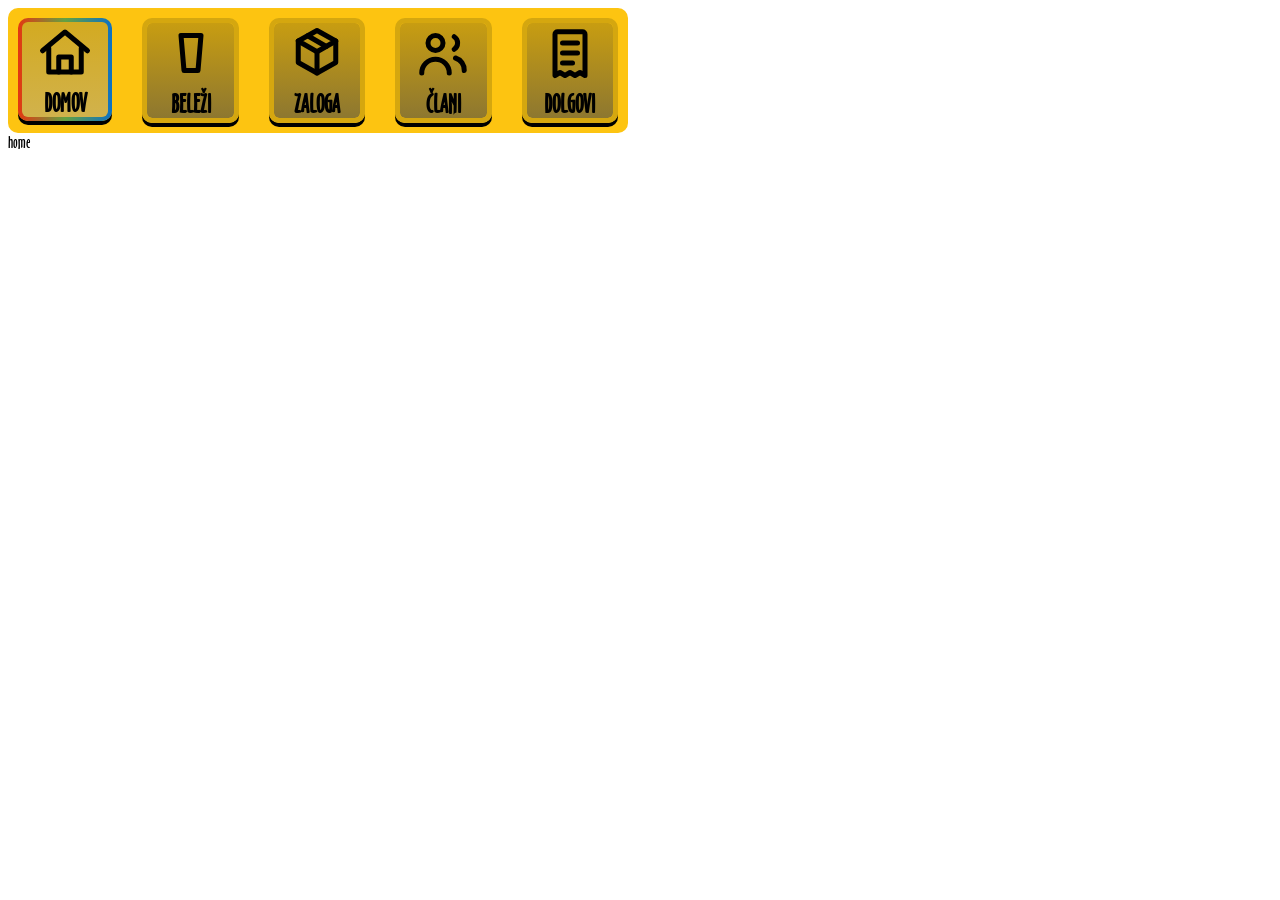
<file: index.html>
<!DOCTYPE html>
<html lang="en">
<head>
    <meta charset="UTF-8">
    <meta name="viewport" content="width=device-width, initial-scale=1.0">
    <title>Document</title>
</head>
<body>
    <body>
        <div id="nav-placeholder"></div>
    
        <main id="page-content"></main>
    
        <script src="./scripts/jQuery.js"></script>
        <script src="./scripts/mainDOM.js"></script>
    </body>
</body>
</html>
</file>
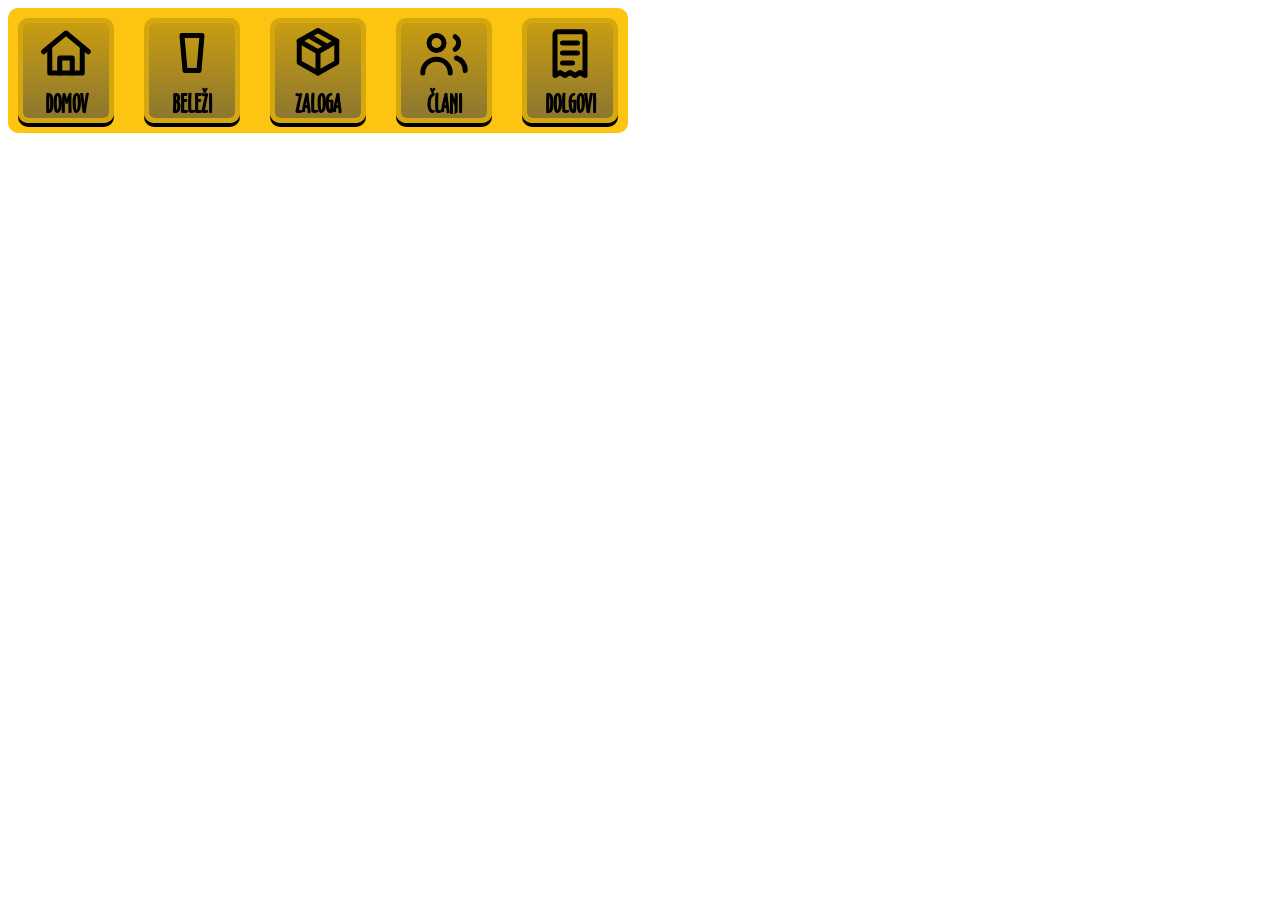
<file: components/navigation-bar.html>
<!DOCTYPE html>
<html lang="en">
<head>
    <meta charset="UTF-8">
    <meta name="viewport" content="width=, initial-scale=1.0">
    <script src="../scripts/jQuery.js"></script>
    <link rel="stylesheet" href="../styles/main.css">
</head>
<body>
    <div class="nav-btn-wrapper">
        <div class="nav-btn" data-page="home">
            <img class="nav-btn-img" src="../assets/home_nav_logo.svg" alt="Home logo">
            DOMOV
        </div>
        <div class="nav-btn" data-page="log">
            <img class="nav-btn-img" src="../assets/log_nav_logo.svg" alt="Item log logo">
            BELEŽI
        </div>
        <div class="nav-btn" data-page="stock">
            <img class="nav-btn-img" src="../assets/stock_nav_logo.svg" alt="Stock logo">
            ZALOGA
        </div>
        <div class="nav-btn" data-page="members">
            <img class="nav-btn-img" src="../assets/members_nav_logo.svg" alt="Member logo">
            ČLANI
        </div>
        <div class="nav-btn" data-page="tab">
            <img class="nav-btn-img" src="../assets/tab_nav_logo.svg" alt="Tab logo">
            DOLGOVI
        </div>
    </div>
</body>
</html>
</file>
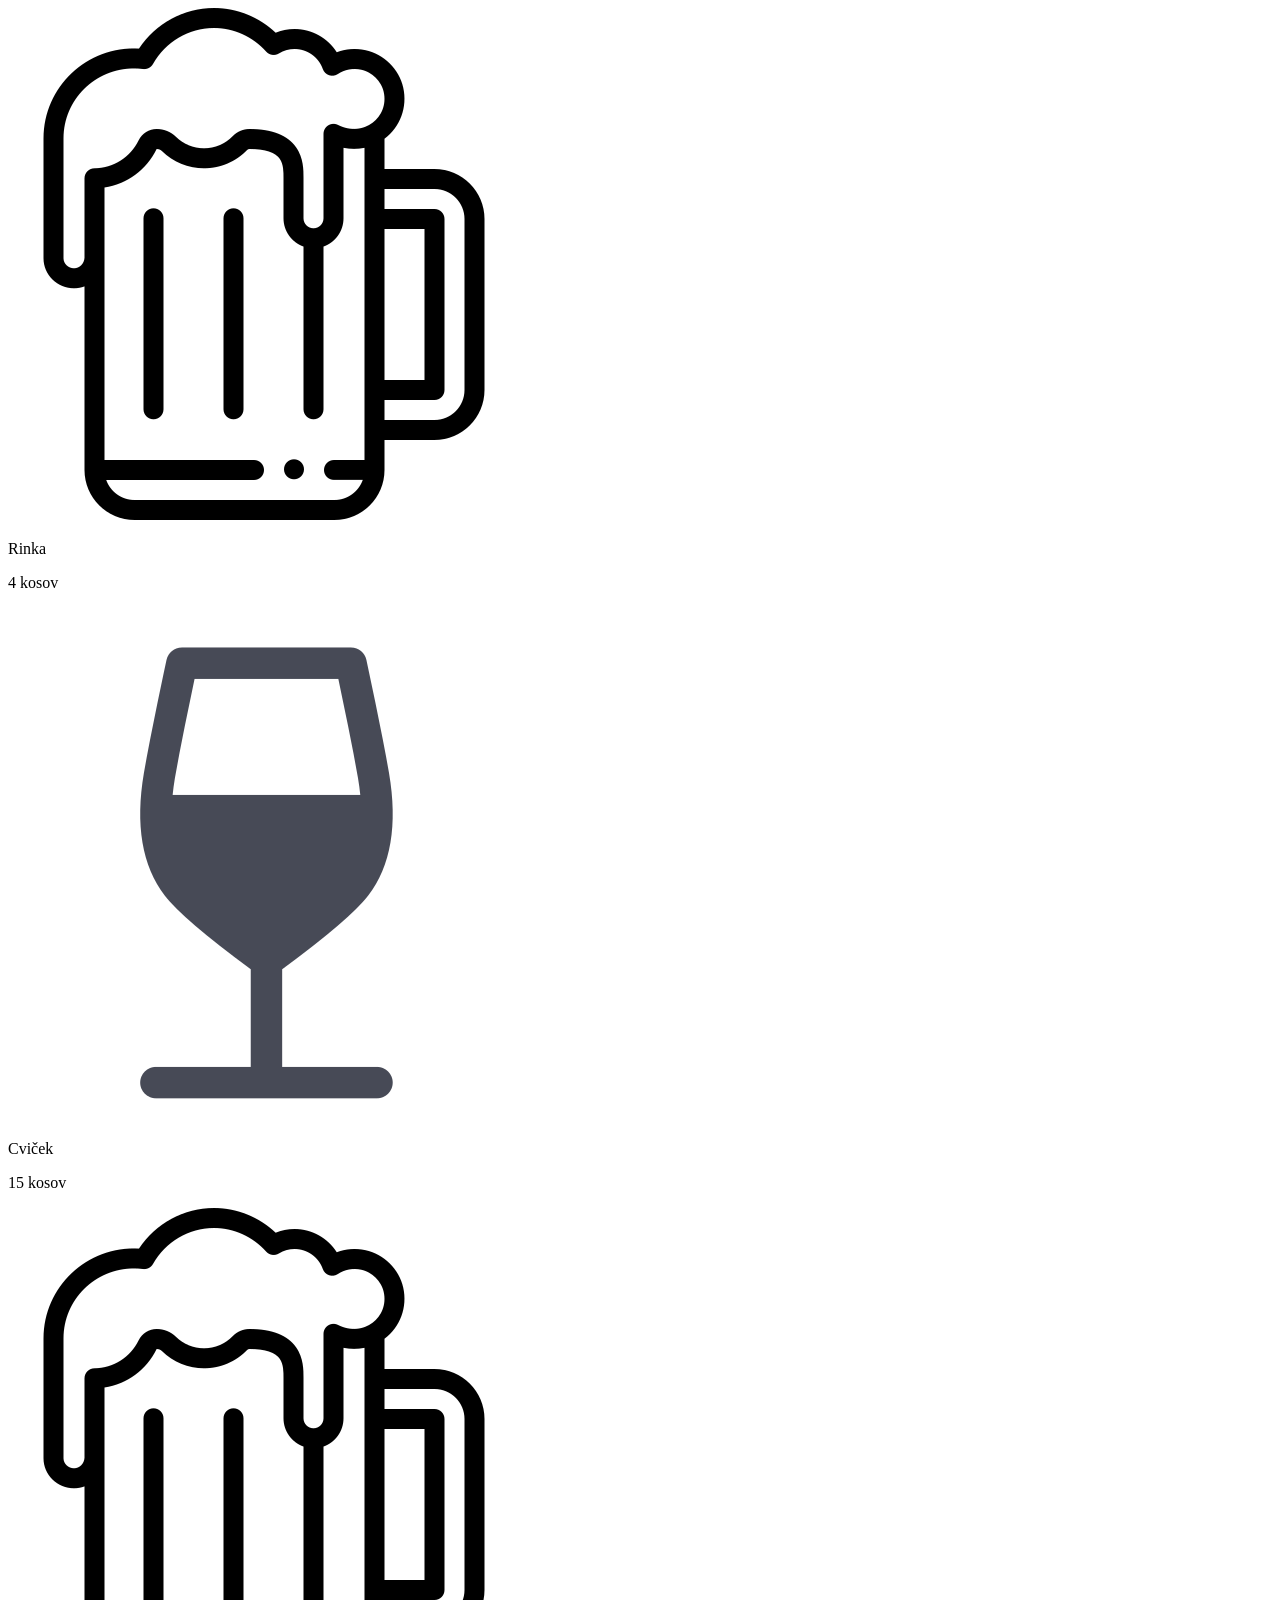
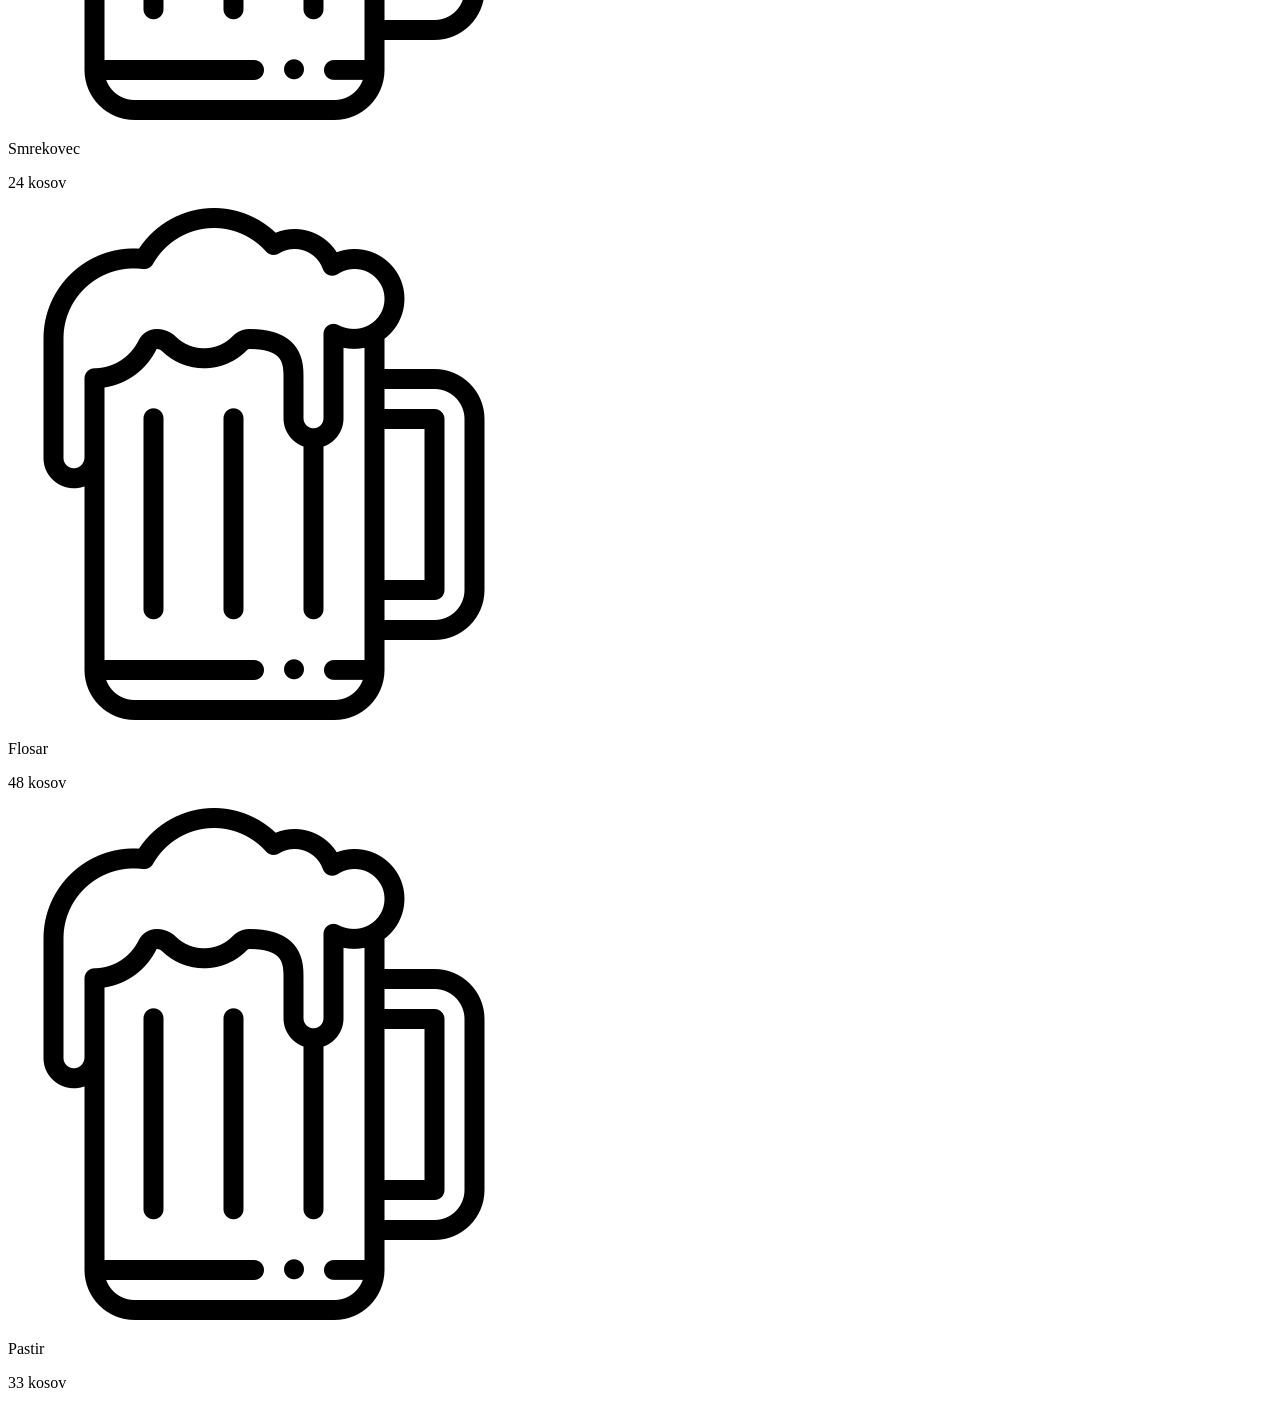
<file: pages/stock.html>
<!DOCTYPE html>
<html lang="en">
<head>
    <meta charset="UTF-8">
    <meta name="viewport" content="width=device-width, initial-scale=1.0">
</head>
<body>
    <div class="stage">

        <div class="drink-card-wrapper qty-critical" data-qty="4">
            <div class="drink-card-title">
                <div class="drink-card-icon-badge">
                    <img class="drink-card-img" src="../assets/beer.png" alt="">
                </div>
    
                <p>Rinka</p>
            </div>
    
            <p class="drink-card-count">4 kosov</p>
        </div>
        
        <div class="drink-card-wrapper qty-low" data-qty="15">
            <div class="drink-card-title">
                <div class="drink-card-icon-badge">
                    <img class="drink-card-img" src="../assets/wine.png" alt="">
                </div>
    
                <p>Cviček</p>
            </div>
    
            <p class="drink-card-count">15 kosov</p>
        </div>
        
        <div class="drink-card-wrapper" data-qty="24">
            <div class="drink-card-title">
                <div class="drink-card-icon-badge">
                    <img class="drink-card-img" src="../assets/beer.png" alt="">
                </div>
    
                <p>Smrekovec</p>
            </div>
    
            <p class="drink-card-count">24 kosov</p>
        </div>
        
        <div class="drink-card-wrapper qty-plenty" data-qty="48">
            <div class="drink-card-title">
                <div class="drink-card-icon-badge">
                    <img class="drink-card-img" src="../assets/beer.png" alt="">
                </div>
    
                <p>Flosar</p>
            </div>
    
            <p class="drink-card-count">48 kosov</p>
        </div>

        <div class="drink-card-wrapper qty-plenty" data-qty="48">
            <div class="drink-card-title">
                <div class="drink-card-icon-badge">
                    <img class="drink-card-img" src="../assets/beer.png" alt="">
                </div>
    
                <p>Pastir</p>
            </div>
    
            <p class="drink-card-count">33 kosov</p>
        </div>
    </div>
</body>
</html>
</file>
<file: styles/main.css>
@font-face {
    font-family: "KUD_font";
    src: url("../font/OZHANDIN.TTF") format("truetype");
    font-weight: normal;
    font-style: normal;
}

body{
    font-family: "KUD_font", sans-serif;
}

.nav-btn-wrapper{
    display: flex;
    flex-direction: row;
    gap: 30px;
    justify-content: center;
    background-color: #fdc411;
    width: 600px;
    padding: 10px;
    border-radius: 10px;
}

.nav-btn{
    background: linear-gradient(#c89d11, #8d7730) padding-box;
    width: 100px;
    height: 95px;
    text-align: center;
    border-radius: 10px;
    font-weight: 700;
    font-size: 25px;
    border: #d5a70f 5px solid;
    box-shadow: 0px 4px;
}

.nav-btn-active{
    border: 4px solid transparent;
    border-radius: 10px;
    text-align: center;
    width: 100px;
    height: 95px;
    font-weight: 900;
    font-size: 25px;

    background:
        linear-gradient(#d3aa21, #d1b24c) padding-box,
        linear-gradient(to right, #e43711, #65a141, #0d71c4) border-box;

    transition: all 200ms ease-in-out;
}

.nav-btn-img{
    width: 60px;
    height: 60px;
}

.stage {
    display: flex;
    flex-direction: column;
    gap: 14px;
    padding: 20px;
}

.label {
    font-size: 13px;
    font-weight: 700;
    color: #5f4a12;
    margin-top: 10px;
}

.drink-card-wrapper {
    --qty-color: #8d6b14;

    position: relative;
    display: flex;
    align-items: center;
    justify-content: space-between;
    gap: 14px;

    width: 350px;
    max-width: 100%;
    padding: 10px 16px;

    border-radius: 18px;
    border: 4px solid transparent;

    background:
        linear-gradient(#f3da93, #dab95c) padding-box,
        linear-gradient(
            150deg,
            #d6d4c9 0%,
            #d5a70f 32%,
            var(--qty-color) 100%,
            #6e560f 100%
        ) border-box;

    box-shadow:
        0 4px 0 #2a2110,
        inset 0 1px 0 rgba(255, 255, 255, 0.45);

    cursor: pointer;
}

.drink-card-wrapper:active {
    transform: translateY(3px);

    box-shadow:
        0 1px 0 #2a2110,
        inset 0 1px 0 rgba(255, 255, 255, 0.45);
}

.drink-card-wrapper.qty-critical {
    --qty-color: #c0392b;
}

.drink-card-wrapper.qty-low {
    --qty-color: #d98324;
}

.drink-card-wrapper.qty-plenty {
    --qty-color: #3f8f4f;
}

.drink-card-title {
    display: flex;
    align-items: center;
    gap: 12px;
    min-width: 0;

    font-size: 19px;
    font-weight: 700;
    color: #2a2110;
}

.drink-card-title p {
    font-size: 30px;
    margin: 0;
    white-space: nowrap;
    overflow: hidden;
    text-overflow: ellipsis;
}

.drink-card-icon-badge {
    width: 50px;
    height: 50px;
    flex-shrink: 0;

    display: flex;
    align-items: center;
    justify-content: center;

    border-radius: 50%;
    border: 2px solid #b3860e;
    background-color: rgb(212, 212, 212);
}

.drink-card-img {
    width: 25px;
    height: 25px;
    object-fit: contain;
}

.drink-card-count {
    flex-shrink: 0;
    margin: 0;
    white-space: nowrap;

    background: var(--qty-color);
    color: #fff;

    font-size: 13px;
    font-weight: 800;
    letter-spacing: 0.04em;
    text-transform: uppercase;

    padding: 6px 14px;
    border-radius: 999px;
}
</file>
